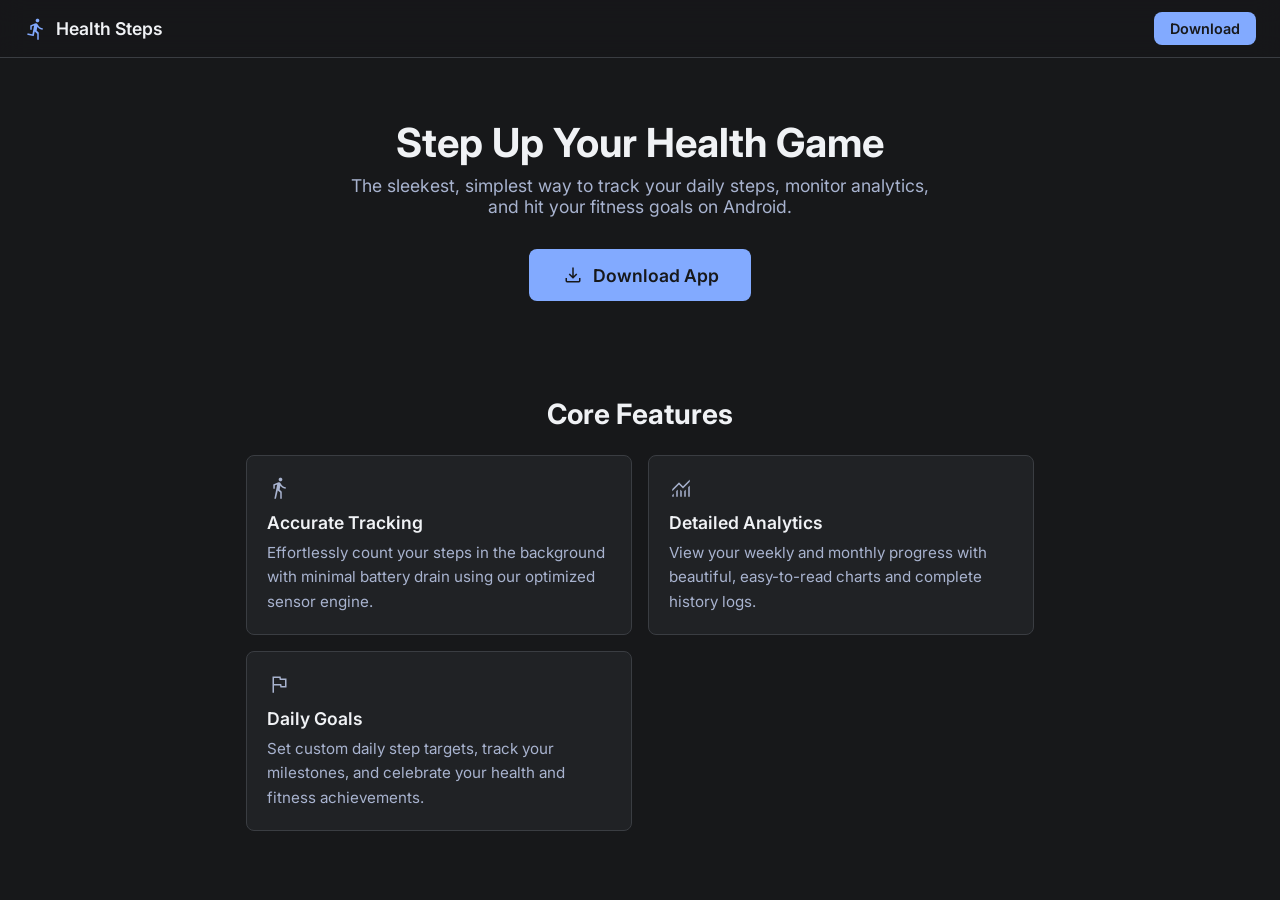
<file: index.html>
<!DOCTYPE html>
<html lang="en">
<head>
    <meta charset="UTF-8">
    <meta name="viewport" content="width=device-width, initial-scale=1.0">
    <title>Health Steps - Best Free Android Step Counter & Pedometer App</title>
    
    <!-- SEO Meta Tags -->
    <meta name="description" content="Download Health Steps, the sleekest, simple, and most accurate daily step counter and pedometer app for Android. Track steps, analytics, and fitness goals easily.">
    <meta name="keywords" content="health steps, step counter, pedometer app, fitness tracker, Android app, daily steps, health tracker, walking app, free step counter, download health steps">
    <meta name="author" content="SUBHOJIT HALDAR">
    <meta name="robots" content="index, follow">
    <link rel="canonical" href="https://healthsteps.vercel.app/">
    
    <!-- Open Graph / Facebook -->
    <meta property="og:type" content="website">
    <meta property="og:url" content="https://healthsteps.vercel.app/">
    <meta property="og:title" content="Health Steps - Best Free Android Step Counter App">
    <meta property="og:description" content="Download Health Steps, the sleekest, simple, and most accurate daily step counter and pedometer app for Android.">
    <meta property="og:image" content="https://healthsteps.vercel.app/favicon.png">

    <!-- Twitter -->
    <meta property="twitter:card" content="summary_large_image">
    <meta property="twitter:url" content="https://healthsteps.vercel.app/">
    <meta property="twitter:title" content="Health Steps - Best Free Android Step Counter App">
    <meta property="twitter:description" content="Download Health Steps, the sleekest, simple, and most accurate daily step counter and pedometer app for Android.">
    <meta property="twitter:image" content="https://healthsteps.vercel.app/favicon.png">

    <!-- Site Icon -->
    <link rel="icon" href="favicon.png" type="image/png">
    <link rel="apple-touch-icon" href="favicon.png">

    <!-- Link to the provided CSS -->
    <link rel="stylesheet" href="aistudio_Style.css">
    <!-- Fonts and Icons mapping to the CSS variables -->
    <link href="https://fonts.googleapis.com/css2?family=Inter:wght@400;500;600;700&family=Roboto+Mono&display=swap" rel="stylesheet">
    <link rel="stylesheet" href="https://fonts.googleapis.com/css2?family=Material+Symbols+Outlined:opsz,wght,FILL,GRAD@24,300,0,0" />
    
    <style>
        /* Custom layout utilities that don't exist in the base CSS */
        .landing-scroll-area {
            height: calc(100vh - 60px); /* Account for sticky header */
            overflow-y: auto;
            scroll-behavior: smooth;
        }
        .flex-space-between {
            display: flex;
            justify-content: space-between;
            align-items: center;
            width: 100%;
        }
        
        /* Device Mockup Frame */
        .mockup-frame {
            width: 280px;
            height: 560px;
            margin: 40px auto 0;
            border: 12px solid var(--bg-tertiary);
            border-radius: 36px;
            background-color: var(--bg-code);
            display: flex;
            flex-direction: column;
            align-items: center;
            justify-content: center;
            box-shadow: 0 24px 48px rgba(0,0,0,0.5);
            position: relative;
            overflow: hidden;
        }
        .mockup-screen {
            text-align: center;
        }
        .mockup-screen .material-symbols-outlined {
            font-size: 64px;
            color: var(--text-active);
            margin-bottom: 16px;
        }

        /* Footer Custom Layout */
        .footer {
            padding: 40px 24px;
            border-top: 1px solid var(--border-color);
            text-align: center;
            background-color: var(--bg-secondary);
            margin-top: 80px;
        }
        .footer-links {
            display: flex;
            justify-content: center;
            gap: 24px;
            margin-top: 16px;
        }
        .footer-links a {
            color: var(--text-secondary);
            font-size: 0.9rem;
            transition: color 0.2s;
        }
        .footer-links a:hover {
            color: var(--text-active);
        }
    </style>
</head>
<body>
    <div class="app-container">
        <div class="main-wrapper">
            
            <!-- Header Navigation -->
            <header class="main-header">
                <div class="flex-space-between">
                    <div class="header-title" style="display: flex; align-items: center; gap: 8px;">
                        <span class="material-symbols-outlined" style="color: var(--text-active);">directions_run</span>
                        Health Steps
                    </div>
                    <a href="https://sourceium.free.nf/?app_id=17" class="btn btn-primary" style="padding: 8px 16px; font-size: 0.9rem;">Download</a>
                </div>
            </header>

            <!-- Scrollable Landing Page Content -->
            <main class="content-area landing-scroll-area">
                
                <!-- Hero Section -->
                <section class="content-wrapper home-header" style="margin-top: 60px;">
                    <h1>Step Up Your Health Game</h1>
                    <p style="max-width: 600px; margin: 0 auto;">The sleekest, simplest way to track your daily steps, monitor analytics, and hit your fitness goals on Android.</p>
                    <div style="margin-top: 32px;">
                        <a href="https://sourceium.free.nf/?app_id=17" class="btn btn-primary" style="font-size: 1.1rem; padding: 14px 32px; display: inline-flex; align-items: center; gap: 8px;">
                            <span class="material-symbols-outlined" style="color: inherit; font-size: 24px;">download</span>
                            Download App
                        </a>
                    </div>
                    
                   
                </section>

                <!-- App Features Section -->
                <section class="content-wrapper" style="margin-top: 80px;">
                    <div class="page-header" style="text-align: center;">
                        <h2>Core Features</h2>
                    </div>
                    <div class="suggestion-grid">
                        <div class="suggestion-card">
                            <span class="material-symbols-outlined">directions_walk</span>
                            <h3>Accurate Tracking</h3>
                            <p>Effortlessly count your steps in the background with minimal battery drain using our optimized sensor engine.</p>
                        </div>
                        <div class="suggestion-card">
                            <span class="material-symbols-outlined">monitoring</span>
                            <h3>Detailed Analytics</h3>
                            <p>View your weekly and monthly progress with beautiful, easy-to-read charts and complete history logs.</p>
                        </div>
                        <div class="suggestion-card">
                            <span class="material-symbols-outlined">flag</span>
                            <h3>Daily Goals</h3>
                            <p>Set custom daily step targets, track your milestones, and celebrate your health and fitness achievements.</p>
                        </div>
                    </div>
                </section>

                <!-- How It Works / App Preview -->
                <section class="content-wrapper" style="margin-top: 80px;">
                    <div class="page-header" style="text-align: center; margin-bottom: 32px;">
                        <h2>How It Works</h2>
                    </div>
                    
                    <!-- Using Chat classes creatively to simulate a conversational onboarding flow -->
                    <div class="chat-content-wrapper">
                        <div class="chat-message ai-message">
                            <div class="message-header">
                                <span class="message-role">Step 1: Set Your Goal</span>
                                <span class="material-symbols-outlined">track_changes</span>
                            </div>
                            <div class="message-body">
                                <p>Open the app and choose a daily step target that challenges you. Whether it's 5,000 or 10,000 steps, set a goal that fits your lifestyle.</p>
                            </div>
                        </div>
                        
                        <div class="chat-message user-message">
                            <div class="message-header">
                                <span class="message-role">Step 2: Start Moving</span>
                                <span class="material-symbols-outlined">directions_run</span>
                            </div>
                            <div class="message-body">
                                <p>Keep your phone with you as you walk, jog, or run. Health Steps works silently in the background to log every movement accurately.</p>
                            </div>
                        </div>

                        <div class="chat-message ai-message">
                            <div class="message-header">
                                <span class="message-role">Step 3: Track Progress</span>
                                <span class="material-symbols-outlined">donut_large</span>
                            </div>
                            <div class="message-body">
                                <p>Check back anytime to view your progress ring, review your historical data, and see how close you are to smashing your daily target!</p>
                            </div>
                        </div>
                    </div>
                </section>

                <!-- Bottom Download CTA -->
                <section id="download" class="content-wrapper home-header" style="margin-top: 100px; margin-bottom: 60px;">
                    <h2>Ready to get moving?</h2>
                    <p style="margin-bottom: 32px; max-width: 500px; margin-left: auto; margin-right: auto;">Join thousands of users improving their health and tracking their fitness journey today.</p>
                    <a href="https://sourceium.free.nf/?app_id=17" class="btn btn-primary" style="font-size: 1.2rem; padding: 16px 36px; display: inline-flex; align-items: center; gap: 12px; box-shadow: 0 4px 12px rgba(130, 170, 255, 0.2); text-decoration: none;">
                        <span class="material-symbols-outlined" style="color: inherit; font-size: 28px;">download</span>
                        Download App
                    </a>
                </section>

                <!-- Footer -->
                <footer class="footer">
                    <div style="display: flex; align-items: center; justify-content: center; gap: 8px; margin-bottom: 16px; color: var(--text-primary); font-weight: 600;">
                        <span class="material-symbols-outlined" style="color: var(--text-active);">directions_run</span>
                        Health Steps
                    </div>
                    <p style="color: var(--text-secondary); font-size: 0.9rem;">&copy; 2026 Health Steps. All rights reserved.</p>
                    <div class="footer-links">
                        <a href="privacy_policy.html">Privacy Policy</a>
                        <a href="terms_of_service.html">Terms of Service</a>
                        <a href="contact_support.html">Contact Support</a>
                    </div>
                </footer>

            </main>
        </div>
    </div>
</body>
</html>
</file>
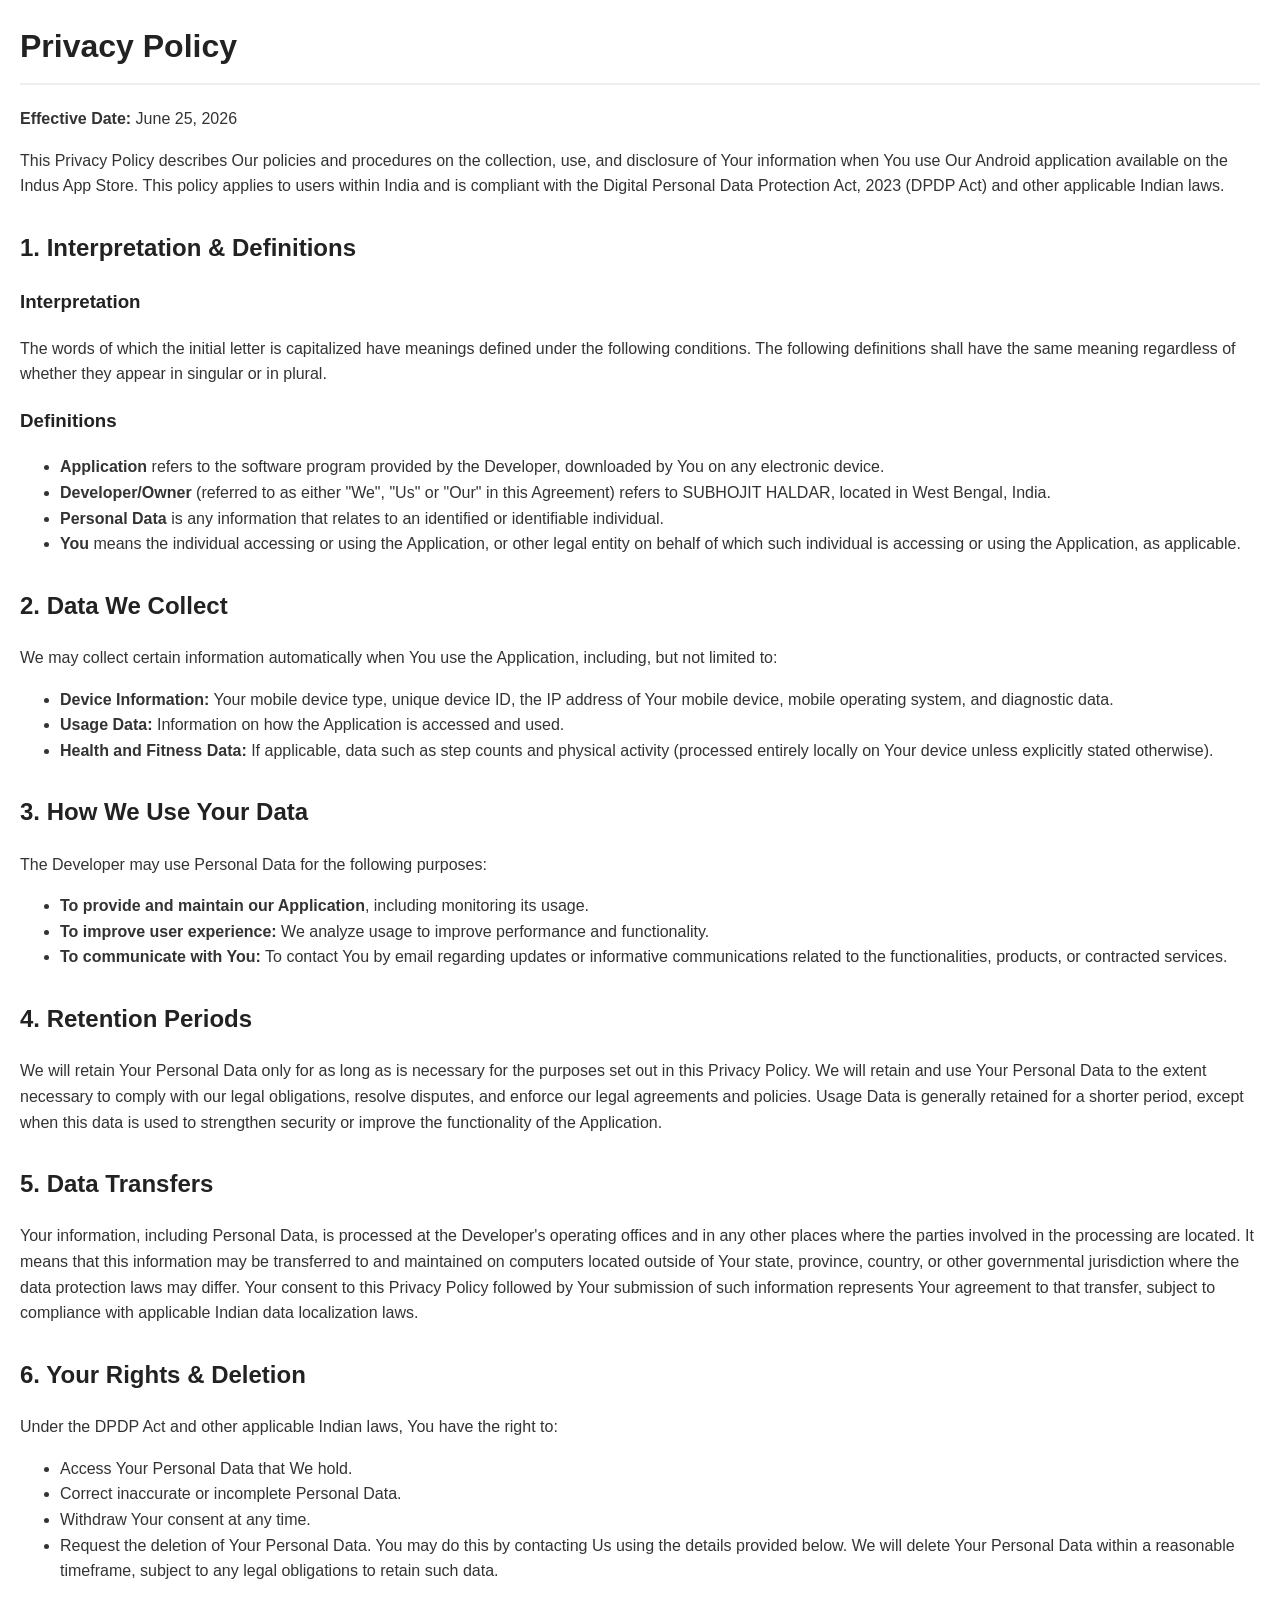
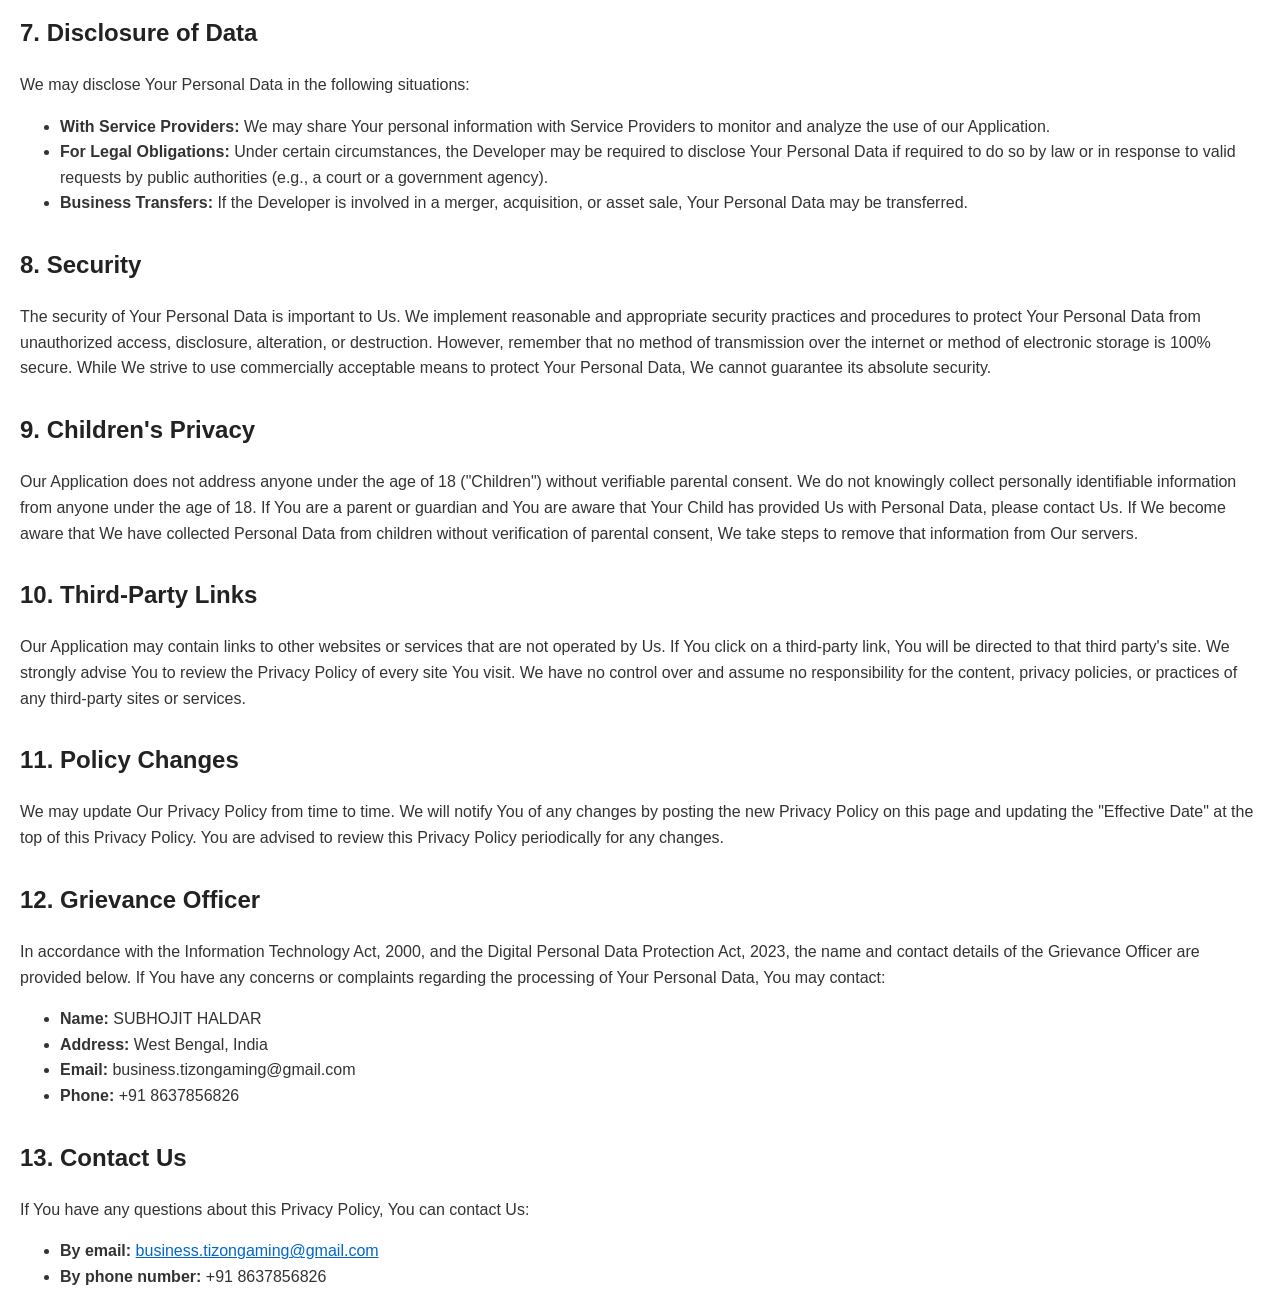
<file: privacy-policy/index.html>
<!DOCTYPE html>
<html lang="en">
<head>
    <meta charset="UTF-8">
    <meta name="viewport" content="width=device-width, initial-scale=1.0">
    <title>Privacy Policy</title>
    <style>
        body {
            font-family: Arial, sans-serif;
            line-height: 1.6;
            margin: 20px;
            color: #333;
        }
        h1, h2, h3 {
            color: #222;
        }
        h1 {
            border-bottom: 2px solid #eee;
            padding-bottom: 10px;
        }
        h2 {
            margin-top: 30px;
        }
        ul {
            margin-bottom: 20px;
        }
        a {
            color: #0066cc;
        }
    </style>
</head>
<body>

    <h1>Privacy Policy</h1>
    <p><strong>Effective Date:</strong> June 25, 2026</p>

    <p>This Privacy Policy describes Our policies and procedures on the collection, use, and disclosure of Your information when You use Our Android application available on the Indus App Store. This policy applies to users within India and is compliant with the Digital Personal Data Protection Act, 2023 (DPDP Act) and other applicable Indian laws.</p>

    <h2>1. Interpretation & Definitions</h2>
    <h3>Interpretation</h3>
    <p>The words of which the initial letter is capitalized have meanings defined under the following conditions. The following definitions shall have the same meaning regardless of whether they appear in singular or in plural.</p>

    <h3>Definitions</h3>
    <ul>
        <li><strong>Application</strong> refers to the software program provided by the Developer, downloaded by You on any electronic device.</li>
        <li><strong>Developer/Owner</strong> (referred to as either "We", "Us" or "Our" in this Agreement) refers to SUBHOJIT HALDAR, located in West Bengal, India.</li>
        <li><strong>Personal Data</strong> is any information that relates to an identified or identifiable individual.</li>
        <li><strong>You</strong> means the individual accessing or using the Application, or other legal entity on behalf of which such individual is accessing or using the Application, as applicable.</li>
    </ul>

    <h2>2. Data We Collect</h2>
    <p>We may collect certain information automatically when You use the Application, including, but not limited to:</p>
    <ul>
        <li><strong>Device Information:</strong> Your mobile device type, unique device ID, the IP address of Your mobile device, mobile operating system, and diagnostic data.</li>
        <li><strong>Usage Data:</strong> Information on how the Application is accessed and used.</li>
        <li><strong>Health and Fitness Data:</strong> If applicable, data such as step counts and physical activity (processed entirely locally on Your device unless explicitly stated otherwise).</li>
    </ul>

    <h2>3. How We Use Your Data</h2>
    <p>The Developer may use Personal Data for the following purposes:</p>
    <ul>
        <li><strong>To provide and maintain our Application</strong>, including monitoring its usage.</li>
        <li><strong>To improve user experience:</strong> We analyze usage to improve performance and functionality.</li>
        <li><strong>To communicate with You:</strong> To contact You by email regarding updates or informative communications related to the functionalities, products, or contracted services.</li>
    </ul>

    <h2>4. Retention Periods</h2>
    <p>We will retain Your Personal Data only for as long as is necessary for the purposes set out in this Privacy Policy. We will retain and use Your Personal Data to the extent necessary to comply with our legal obligations, resolve disputes, and enforce our legal agreements and policies. Usage Data is generally retained for a shorter period, except when this data is used to strengthen security or improve the functionality of the Application.</p>

    <h2>5. Data Transfers</h2>
    <p>Your information, including Personal Data, is processed at the Developer's operating offices and in any other places where the parties involved in the processing are located. It means that this information may be transferred to and maintained on computers located outside of Your state, province, country, or other governmental jurisdiction where the data protection laws may differ. Your consent to this Privacy Policy followed by Your submission of such information represents Your agreement to that transfer, subject to compliance with applicable Indian data localization laws.</p>

    <h2>6. Your Rights & Deletion</h2>
    <p>Under the DPDP Act and other applicable Indian laws, You have the right to:</p>
    <ul>
        <li>Access Your Personal Data that We hold.</li>
        <li>Correct inaccurate or incomplete Personal Data.</li>
        <li>Withdraw Your consent at any time.</li>
        <li>Request the deletion of Your Personal Data. You may do this by contacting Us using the details provided below. We will delete Your Personal Data within a reasonable timeframe, subject to any legal obligations to retain such data.</li>
    </ul>

    <h2>7. Disclosure of Data</h2>
    <p>We may disclose Your Personal Data in the following situations:</p>
    <ul>
        <li><strong>With Service Providers:</strong> We may share Your personal information with Service Providers to monitor and analyze the use of our Application.</li>
        <li><strong>For Legal Obligations:</strong> Under certain circumstances, the Developer may be required to disclose Your Personal Data if required to do so by law or in response to valid requests by public authorities (e.g., a court or a government agency).</li>
        <li><strong>Business Transfers:</strong> If the Developer is involved in a merger, acquisition, or asset sale, Your Personal Data may be transferred.</li>
    </ul>

    <h2>8. Security</h2>
    <p>The security of Your Personal Data is important to Us. We implement reasonable and appropriate security practices and procedures to protect Your Personal Data from unauthorized access, disclosure, alteration, or destruction. However, remember that no method of transmission over the internet or method of electronic storage is 100% secure. While We strive to use commercially acceptable means to protect Your Personal Data, We cannot guarantee its absolute security.</p>

    <h2>9. Children's Privacy</h2>
    <p>Our Application does not address anyone under the age of 18 ("Children") without verifiable parental consent. We do not knowingly collect personally identifiable information from anyone under the age of 18. If You are a parent or guardian and You are aware that Your Child has provided Us with Personal Data, please contact Us. If We become aware that We have collected Personal Data from children without verification of parental consent, We take steps to remove that information from Our servers.</p>

    <h2>10. Third-Party Links</h2>
    <p>Our Application may contain links to other websites or services that are not operated by Us. If You click on a third-party link, You will be directed to that third party's site. We strongly advise You to review the Privacy Policy of every site You visit. We have no control over and assume no responsibility for the content, privacy policies, or practices of any third-party sites or services.</p>

    <h2>11. Policy Changes</h2>
    <p>We may update Our Privacy Policy from time to time. We will notify You of any changes by posting the new Privacy Policy on this page and updating the "Effective Date" at the top of this Privacy Policy. You are advised to review this Privacy Policy periodically for any changes.</p>

    <h2>12. Grievance Officer</h2>
    <p>In accordance with the Information Technology Act, 2000, and the Digital Personal Data Protection Act, 2023, the name and contact details of the Grievance Officer are provided below. If You have any concerns or complaints regarding the processing of Your Personal Data, You may contact:</p>
    <ul>
        <li><strong>Name:</strong> SUBHOJIT HALDAR</li>
        <li><strong>Address:</strong> West Bengal, India</li>
        <li><strong>Email:</strong> business.tizongaming@gmail.com</li>
        <li><strong>Phone:</strong> +91 8637856826</li>
    </ul>

    <h2>13. Contact Us</h2>
    <p>If You have any questions about this Privacy Policy, You can contact Us:</p>
    <ul>
        <li><strong>By email:</strong> <a href="mailto:business.tizongaming@gmail.com">business.tizongaming@gmail.com</a></li>
        <li><strong>By phone number:</strong> +91 8637856826</li>
    </ul>

</body>
</html>
</file>
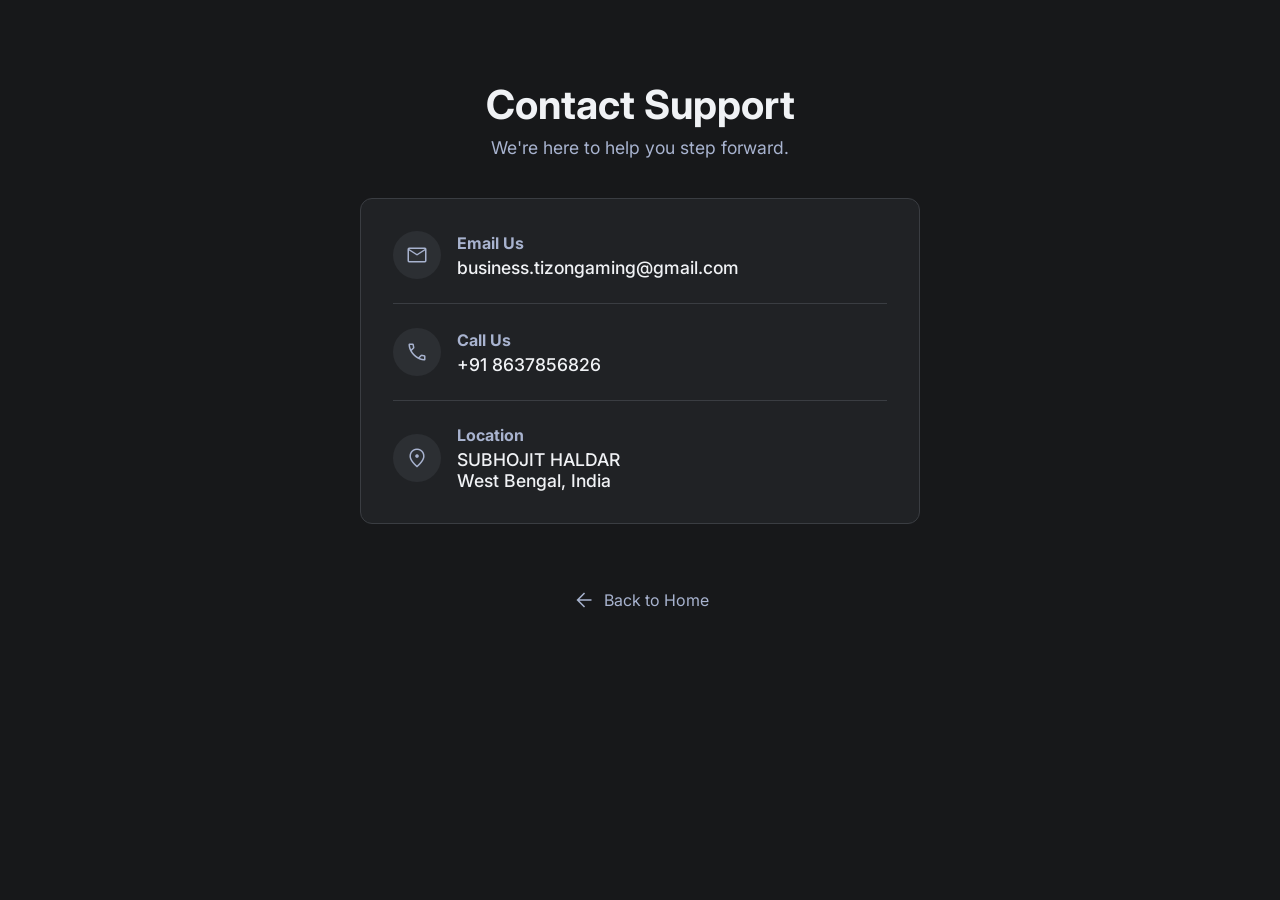
<file: contact_support.html>
<!DOCTYPE html>
<html lang="en">
<head>
    <meta charset="UTF-8">
    <meta name="viewport" content="width=device-width, initial-scale=1.0">
    <title>Contact Support - Health Steps</title>
    <link rel="icon" href="favicon.png" type="image/png">
    <!-- Link to the provided CSS -->
    <link rel="stylesheet" href="aistudio_Style.css">
    <!-- Fonts and Icons mapping to the CSS variables -->
    <link href="https://fonts.googleapis.com/css2?family=Inter:wght@400;500;600;700&family=Roboto+Mono&display=swap" rel="stylesheet">
    <link rel="stylesheet" href="https://fonts.googleapis.com/css2?family=Material+Symbols+Outlined:opsz,wght,FILL,GRAD@24,300,0,0" />
    <style>
        .container {
            max-width: 600px;
            margin: 60px auto;
            padding: 20px;
        }
        .header {
            text-align: center;
            margin-bottom: 40px;
        }
        .header h1 {
            font-size: 2.5rem;
            margin-bottom: 8px;
        }
        .header p {
            color: var(--text-secondary);
            font-size: 1.1rem;
        }
        .contact-card {
            background-color: var(--bg-secondary);
            border: 1px solid var(--border-color);
            border-radius: 12px;
            padding: 32px;
            margin-bottom: 24px;
        }
        .contact-item {
            display: flex;
            align-items: center;
            gap: 16px;
            margin-bottom: 20px;
        }
        .contact-item:last-child {
            margin-bottom: 0;
        }
        .contact-icon {
            background-color: var(--bg-tertiary);
            width: 48px;
            height: 48px;
            border-radius: 50%;
            display: flex;
            align-items: center;
            justify-content: center;
            color: var(--text-active);
        }
        .contact-info-block h3 {
            font-size: 1rem;
            margin-bottom: 4px;
            color: var(--text-secondary);
        }
        .contact-info-block a, .contact-info-block p {
            font-size: 1.1rem;
            color: var(--text-primary);
            font-weight: 500;
        }
        .contact-info-block a {
            transition: color 0.2s;
        }
        .contact-info-block a:hover {
            color: var(--text-active);
        }
        .back-link {
            display: inline-flex;
            align-items: center;
            gap: 8px;
            color: var(--text-secondary);
            margin-top: 40px;
            transition: color 0.2s;
        }
        .back-link:hover {
            color: var(--text-active);
        }
    </style>
</head>
<body>
    <div class="app-container">
        <div class="main-wrapper">
            <div class="content-area" style="overflow-y: auto;">
                <div class="container">
                    <div class="header">
                        <h1>Contact Support</h1>
                        <p>We're here to help you step forward.</p>
                    </div>

                    <div class="contact-card">
                        <div class="contact-item">
                            <div class="contact-icon">
                                <span class="material-symbols-outlined">email</span>
                            </div>
                            <div class="contact-info-block">
                                <h3>Email Us</h3>
                                <a href="mailto:business.tizongaming@gmail.com">business.tizongaming@gmail.com</a>
                            </div>
                        </div>
                        
                        <div style="height: 1px; background-color: var(--border-color); margin: 24px 0;"></div>

                        <div class="contact-item">
                            <div class="contact-icon">
                                <span class="material-symbols-outlined">call</span>
                            </div>
                            <div class="contact-info-block">
                                <h3>Call Us</h3>
                                <a href="tel:+918637856826">+91 8637856826</a>
                            </div>
                        </div>

                        <div style="height: 1px; background-color: var(--border-color); margin: 24px 0;"></div>

                        <div class="contact-item">
                            <div class="contact-icon">
                                <span class="material-symbols-outlined">location_on</span>
                            </div>
                            <div class="contact-info-block">
                                <h3>Location</h3>
                                <p>SUBHOJIT HALDAR<br>West Bengal, India</p>
                            </div>
                        </div>
                    </div>

                    <div style="text-align: center;">
                        <a href="index.html" class="back-link">
                            <span class="material-symbols-outlined">arrow_back</span>
                            Back to Home
                        </a>
                    </div>
                </div>
            </div>
        </div>
    </div>
</body>
</html>
</file>
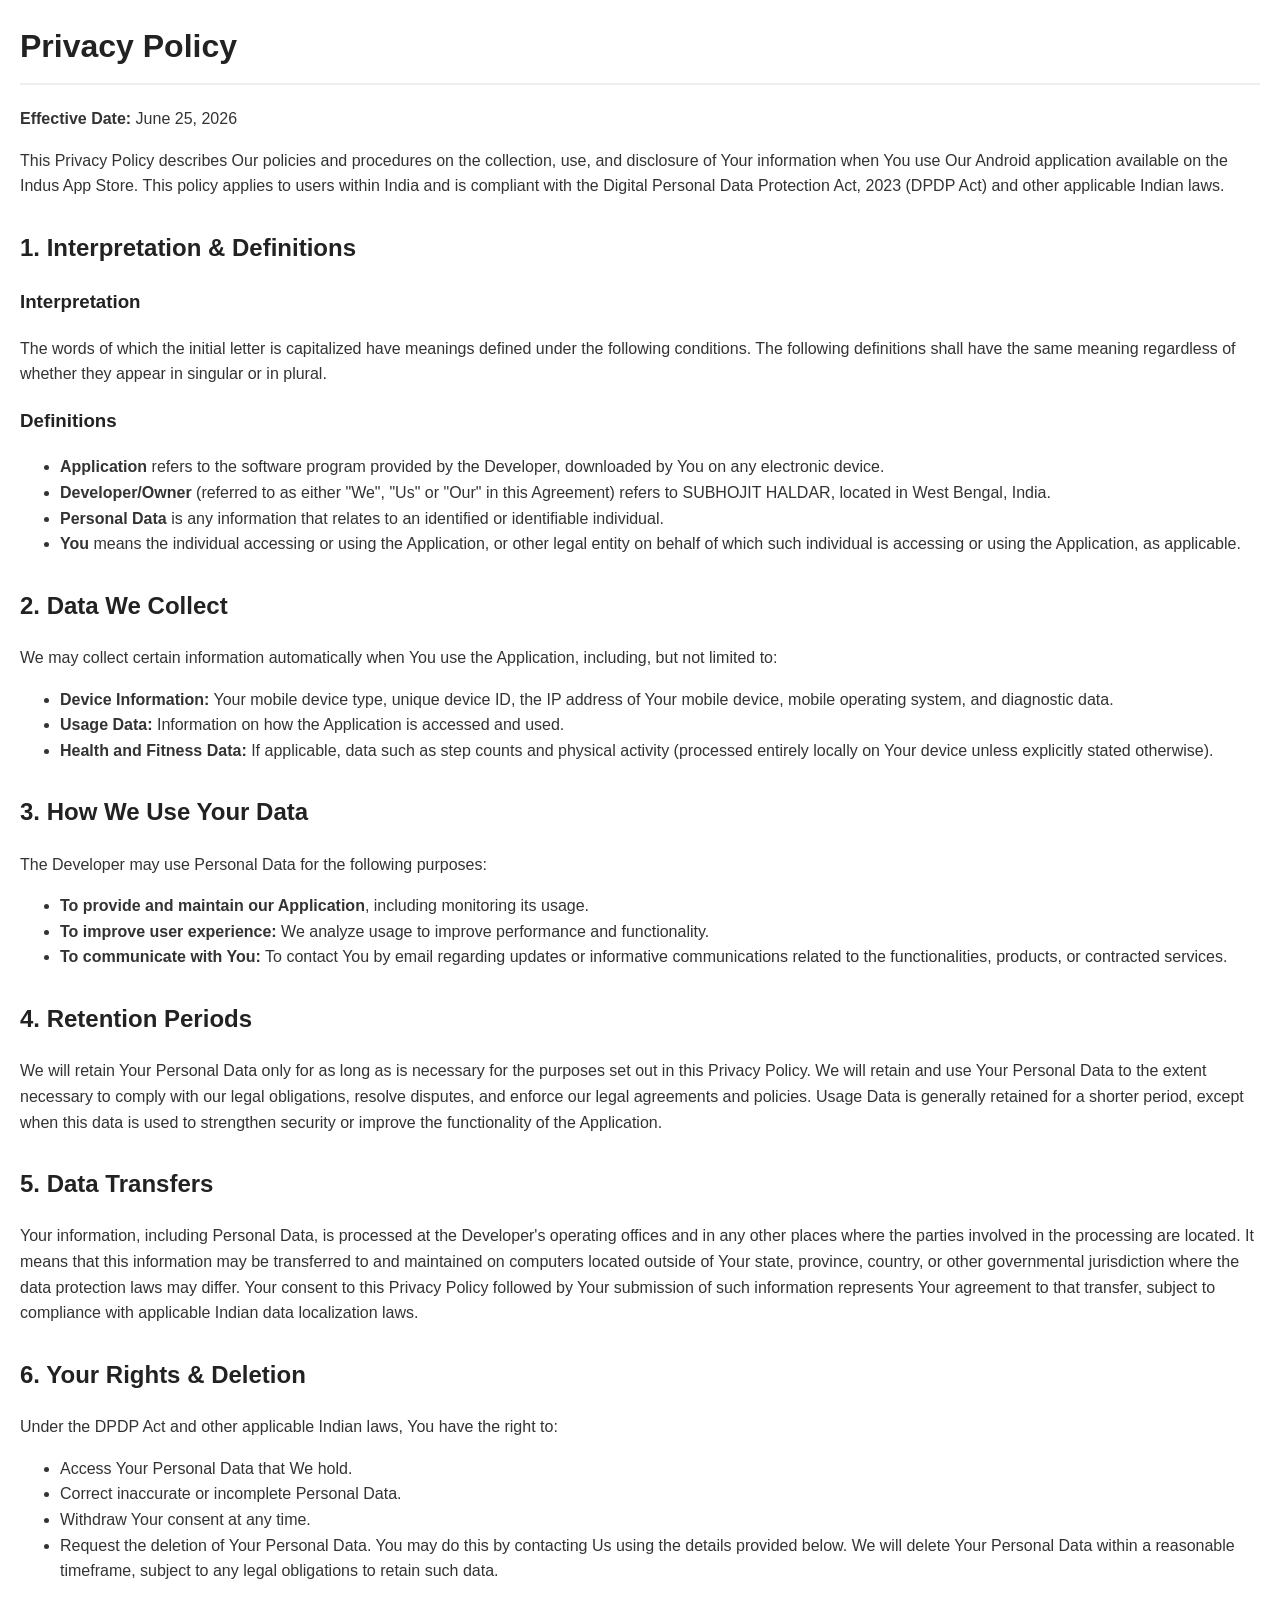
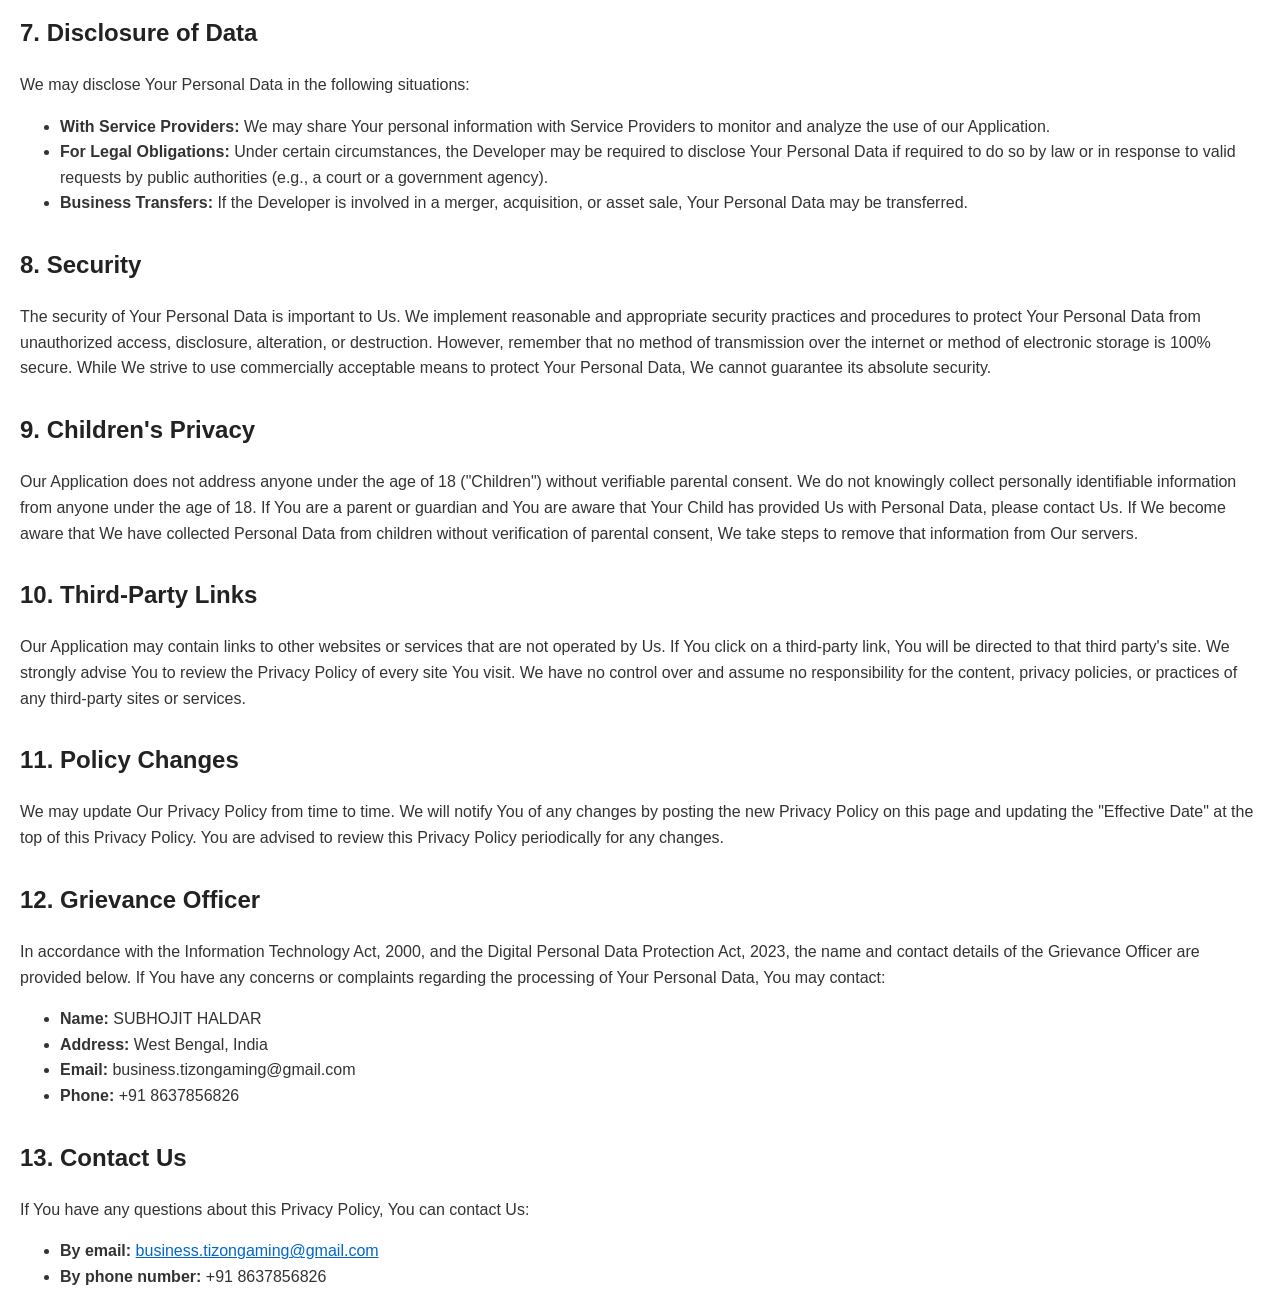
<file: privacy_policy.html>
<!DOCTYPE html>
<html lang="en">
<head>
    <meta charset="UTF-8">
    <meta name="viewport" content="width=device-width, initial-scale=1.0">
    <title>Privacy Policy</title>
    <style>
        body {
            font-family: Arial, sans-serif;
            line-height: 1.6;
            margin: 20px;
            color: #333;
        }
        h1, h2, h3 {
            color: #222;
        }
        h1 {
            border-bottom: 2px solid #eee;
            padding-bottom: 10px;
        }
        h2 {
            margin-top: 30px;
        }
        ul {
            margin-bottom: 20px;
        }
        a {
            color: #0066cc;
        }
    </style>
</head>
<body>

    <h1>Privacy Policy</h1>
    <p><strong>Effective Date:</strong> June 25, 2026</p>

    <p>This Privacy Policy describes Our policies and procedures on the collection, use, and disclosure of Your information when You use Our Android application available on the Indus App Store. This policy applies to users within India and is compliant with the Digital Personal Data Protection Act, 2023 (DPDP Act) and other applicable Indian laws.</p>

    <h2>1. Interpretation & Definitions</h2>
    <h3>Interpretation</h3>
    <p>The words of which the initial letter is capitalized have meanings defined under the following conditions. The following definitions shall have the same meaning regardless of whether they appear in singular or in plural.</p>

    <h3>Definitions</h3>
    <ul>
        <li><strong>Application</strong> refers to the software program provided by the Developer, downloaded by You on any electronic device.</li>
        <li><strong>Developer/Owner</strong> (referred to as either "We", "Us" or "Our" in this Agreement) refers to SUBHOJIT HALDAR, located in West Bengal, India.</li>
        <li><strong>Personal Data</strong> is any information that relates to an identified or identifiable individual.</li>
        <li><strong>You</strong> means the individual accessing or using the Application, or other legal entity on behalf of which such individual is accessing or using the Application, as applicable.</li>
    </ul>

    <h2>2. Data We Collect</h2>
    <p>We may collect certain information automatically when You use the Application, including, but not limited to:</p>
    <ul>
        <li><strong>Device Information:</strong> Your mobile device type, unique device ID, the IP address of Your mobile device, mobile operating system, and diagnostic data.</li>
        <li><strong>Usage Data:</strong> Information on how the Application is accessed and used.</li>
        <li><strong>Health and Fitness Data:</strong> If applicable, data such as step counts and physical activity (processed entirely locally on Your device unless explicitly stated otherwise).</li>
    </ul>

    <h2>3. How We Use Your Data</h2>
    <p>The Developer may use Personal Data for the following purposes:</p>
    <ul>
        <li><strong>To provide and maintain our Application</strong>, including monitoring its usage.</li>
        <li><strong>To improve user experience:</strong> We analyze usage to improve performance and functionality.</li>
        <li><strong>To communicate with You:</strong> To contact You by email regarding updates or informative communications related to the functionalities, products, or contracted services.</li>
    </ul>

    <h2>4. Retention Periods</h2>
    <p>We will retain Your Personal Data only for as long as is necessary for the purposes set out in this Privacy Policy. We will retain and use Your Personal Data to the extent necessary to comply with our legal obligations, resolve disputes, and enforce our legal agreements and policies. Usage Data is generally retained for a shorter period, except when this data is used to strengthen security or improve the functionality of the Application.</p>

    <h2>5. Data Transfers</h2>
    <p>Your information, including Personal Data, is processed at the Developer's operating offices and in any other places where the parties involved in the processing are located. It means that this information may be transferred to and maintained on computers located outside of Your state, province, country, or other governmental jurisdiction where the data protection laws may differ. Your consent to this Privacy Policy followed by Your submission of such information represents Your agreement to that transfer, subject to compliance with applicable Indian data localization laws.</p>

    <h2>6. Your Rights & Deletion</h2>
    <p>Under the DPDP Act and other applicable Indian laws, You have the right to:</p>
    <ul>
        <li>Access Your Personal Data that We hold.</li>
        <li>Correct inaccurate or incomplete Personal Data.</li>
        <li>Withdraw Your consent at any time.</li>
        <li>Request the deletion of Your Personal Data. You may do this by contacting Us using the details provided below. We will delete Your Personal Data within a reasonable timeframe, subject to any legal obligations to retain such data.</li>
    </ul>

    <h2>7. Disclosure of Data</h2>
    <p>We may disclose Your Personal Data in the following situations:</p>
    <ul>
        <li><strong>With Service Providers:</strong> We may share Your personal information with Service Providers to monitor and analyze the use of our Application.</li>
        <li><strong>For Legal Obligations:</strong> Under certain circumstances, the Developer may be required to disclose Your Personal Data if required to do so by law or in response to valid requests by public authorities (e.g., a court or a government agency).</li>
        <li><strong>Business Transfers:</strong> If the Developer is involved in a merger, acquisition, or asset sale, Your Personal Data may be transferred.</li>
    </ul>

    <h2>8. Security</h2>
    <p>The security of Your Personal Data is important to Us. We implement reasonable and appropriate security practices and procedures to protect Your Personal Data from unauthorized access, disclosure, alteration, or destruction. However, remember that no method of transmission over the internet or method of electronic storage is 100% secure. While We strive to use commercially acceptable means to protect Your Personal Data, We cannot guarantee its absolute security.</p>

    <h2>9. Children's Privacy</h2>
    <p>Our Application does not address anyone under the age of 18 ("Children") without verifiable parental consent. We do not knowingly collect personally identifiable information from anyone under the age of 18. If You are a parent or guardian and You are aware that Your Child has provided Us with Personal Data, please contact Us. If We become aware that We have collected Personal Data from children without verification of parental consent, We take steps to remove that information from Our servers.</p>

    <h2>10. Third-Party Links</h2>
    <p>Our Application may contain links to other websites or services that are not operated by Us. If You click on a third-party link, You will be directed to that third party's site. We strongly advise You to review the Privacy Policy of every site You visit. We have no control over and assume no responsibility for the content, privacy policies, or practices of any third-party sites or services.</p>

    <h2>11. Policy Changes</h2>
    <p>We may update Our Privacy Policy from time to time. We will notify You of any changes by posting the new Privacy Policy on this page and updating the "Effective Date" at the top of this Privacy Policy. You are advised to review this Privacy Policy periodically for any changes.</p>

    <h2>12. Grievance Officer</h2>
    <p>In accordance with the Information Technology Act, 2000, and the Digital Personal Data Protection Act, 2023, the name and contact details of the Grievance Officer are provided below. If You have any concerns or complaints regarding the processing of Your Personal Data, You may contact:</p>
    <ul>
        <li><strong>Name:</strong> SUBHOJIT HALDAR</li>
        <li><strong>Address:</strong> West Bengal, India</li>
        <li><strong>Email:</strong> business.tizongaming@gmail.com</li>
        <li><strong>Phone:</strong> +91 8637856826</li>
    </ul>

    <h2>13. Contact Us</h2>
    <p>If You have any questions about this Privacy Policy, You can contact Us:</p>
    <ul>
        <li><strong>By email:</strong> <a href="mailto:business.tizongaming@gmail.com">business.tizongaming@gmail.com</a></li>
        <li><strong>By phone number:</strong> +91 8637856826</li>
    </ul>

</body>
</html>
</file>
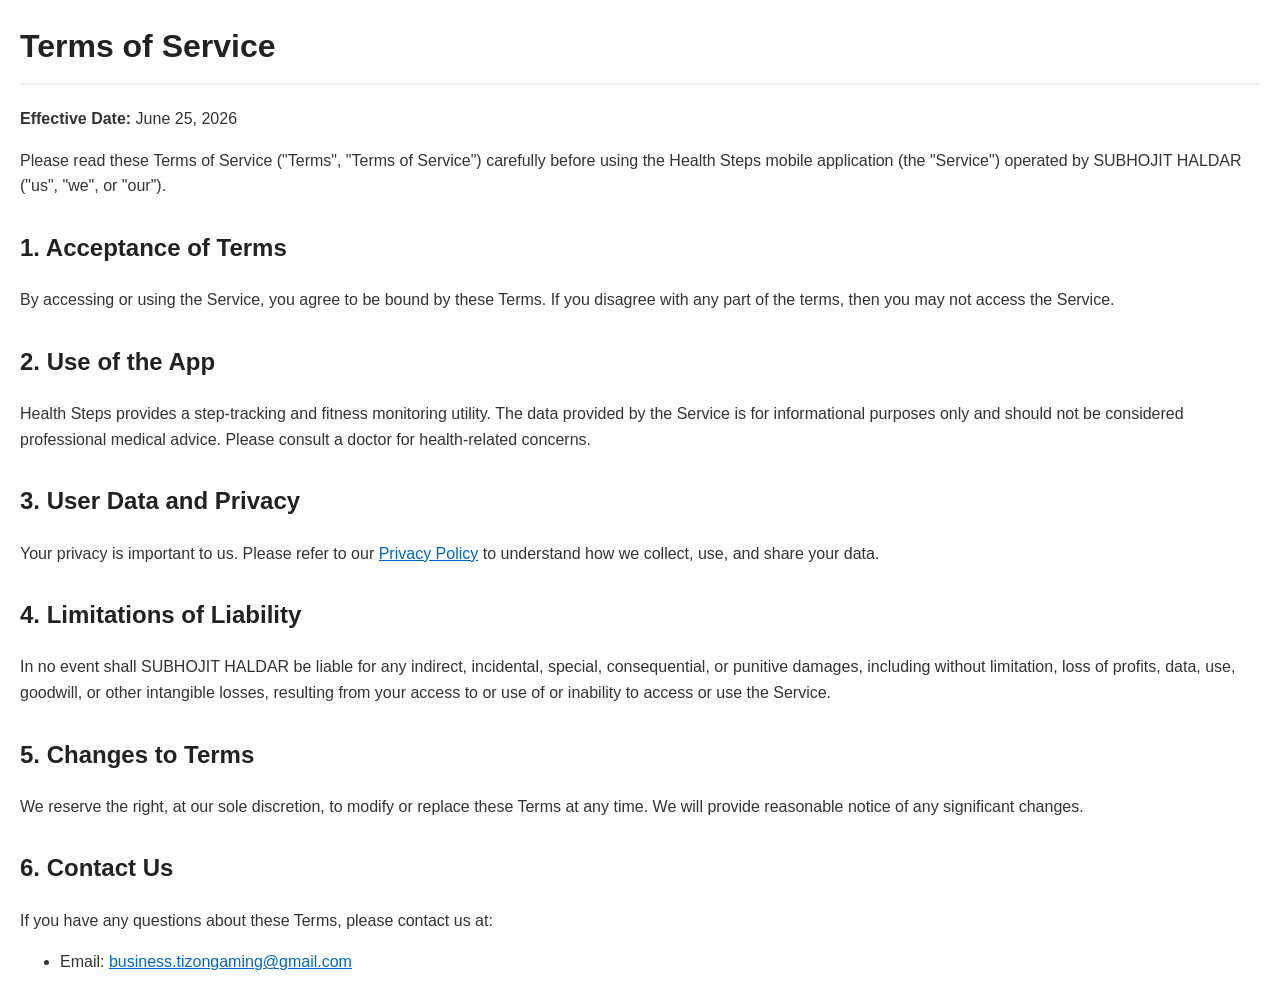
<file: terms_of_service.html>
<!DOCTYPE html>
<html lang="en">
<head>
    <meta charset="UTF-8">
    <meta name="viewport" content="width=device-width, initial-scale=1.0">
    <title>Terms of Service - Health Steps</title>
    <style>
        body {
            font-family: Arial, sans-serif;
            line-height: 1.6;
            margin: 20px;
            color: #333;
        }
        h1, h2, h3 {
            color: #222;
        }
        h1 {
            border-bottom: 2px solid #eee;
            padding-bottom: 10px;
        }
        h2 {
            margin-top: 30px;
        }
        ul {
            margin-bottom: 20px;
        }
        a {
            color: #0066cc;
        }
    </style>
</head>
<body>

    <h1>Terms of Service</h1>
    <p><strong>Effective Date:</strong> June 25, 2026</p>

    <p>Please read these Terms of Service ("Terms", "Terms of Service") carefully before using the Health Steps mobile application (the "Service") operated by SUBHOJIT HALDAR ("us", "we", or "our").</p>

    <h2>1. Acceptance of Terms</h2>
    <p>By accessing or using the Service, you agree to be bound by these Terms. If you disagree with any part of the terms, then you may not access the Service.</p>

    <h2>2. Use of the App</h2>
    <p>Health Steps provides a step-tracking and fitness monitoring utility. The data provided by the Service is for informational purposes only and should not be considered professional medical advice. Please consult a doctor for health-related concerns.</p>

    <h2>3. User Data and Privacy</h2>
    <p>Your privacy is important to us. Please refer to our <a href="privacy_policy.html">Privacy Policy</a> to understand how we collect, use, and share your data.</p>

    <h2>4. Limitations of Liability</h2>
    <p>In no event shall SUBHOJIT HALDAR be liable for any indirect, incidental, special, consequential, or punitive damages, including without limitation, loss of profits, data, use, goodwill, or other intangible losses, resulting from your access to or use of or inability to access or use the Service.</p>

    <h2>5. Changes to Terms</h2>
    <p>We reserve the right, at our sole discretion, to modify or replace these Terms at any time. We will provide reasonable notice of any significant changes.</p>

    <h2>6. Contact Us</h2>
    <p>If you have any questions about these Terms, please contact us at:</p>
    <ul>
        <li>Email: <a href="mailto:business.tizongaming@gmail.com">business.tizongaming@gmail.com</a></li>
    </ul>

</body>
</html>
</file>
<file: aistudio_Style.css>
:root {
    --bg-primary: #17181a;
    --bg-secondary: #202225;
    --bg-tertiary: #2c2f33;
    --bg-code: #101214;
    --bg-hover: #35383c;
    --text-primary: #f0f2f5;
    --text-secondary: #a8b3cf;
    --text-active: #82aaff;
    --border-color: #3a3d42;
    --error-color: #ff8a80;
    --sidebar-width: 260px;
    --font-family: 'Inter', sans-serif;
    --font-family-code: 'Roboto Mono', monospace;
}

/* --- Base & Reset --- */
* { box-sizing: border-box; margin: 0; padding: 0; -webkit-tap-highlight-color: transparent; }
html, body { height: 100%; overflow: hidden; background-color: var(--bg-primary); color: var(--text-primary); font-family: var(--font-family); font-size: 16px; }
button, a { background: none; border: none; cursor: pointer; color: inherit; text-decoration: none; font-family: inherit; }
.material-symbols-outlined { font-variation-settings: 'FILL' 0, 'wght' 300, 'GRAD' 0, 'opsz' 24; font-size: 20px; color: var(--text-secondary); transition: color 0.2s; user-select: none; }

/* --- Accessibility --- */
.visually-hidden { position: absolute; width: 1px; height: 1px; padding: 0; margin: -1px; overflow: hidden; clip: rect(0, 0, 0, 0); white-space: nowrap; border: 0; }
*:focus-visible { outline: 2px solid var(--text-active); outline-offset: 2px; border-radius: 4px; }

/* --- Main Layout --- */
.app-container { display: flex; width: 100%; height: 100%; }
.main-wrapper { width: 100%; height: 100%; display: flex; flex-direction: column; }
.main-header { display: flex; align-items: center; padding: 12px 24px; background-color: rgba(23, 24, 26, 0.7); backdrop-filter: blur(12px); border-bottom: 1px solid var(--border-color); flex-shrink: 0; position: sticky; top: 0; z-index: 100; }
.header-title { font-size: 1.1rem; font-weight: 600; }
.icon-button { padding: 8px; border-radius: 50%; display: flex; transition: background-color 0.2s; }
.icon-button:hover { background-color: var(--bg-hover); }
.content-area { flex-grow: 1; overflow: hidden; position: relative; }

/* --- Sidebar --- */
#left-sidebar { position: fixed; top: 0; left: 0; height: 100%; width: var(--sidebar-width); max-width: 85%; background-color: var(--bg-secondary); border-right: 1px solid var(--border-color); display: flex; flex-direction: column; z-index: 1001; transform: translateX(-100%); transition: transform 0.3s ease-in-out; }
body.left-sidebar-open #left-sidebar { transform: translateX(0); }
.sidebar-content { padding: 16px; display: flex; flex-direction: column; flex-grow: 1; overflow-y: auto; }
.sidebar-header { font-size: 1.75rem; font-weight: 700; padding: 12px; margin-bottom: 24px; }
.sidebar-nav a, .sidebar-nav button { font-size: 1em; display: flex; align-items: center; gap: 16px; padding: 12px; border-radius: 8px; font-weight: 500; transition: background-color 0.2s, color 0.2s, opacity 0.2s; color: var(--text-secondary); text-align: left; width: 100%; }
.sidebar-nav a:hover, .sidebar-nav button:hover { background-color: var(--bg-hover); color: var(--text-primary); }
.sidebar-nav a.active { background-color: var(--bg-tertiary); color: var(--text-primary); }
.sidebar-nav .material-symbols-outlined { color: var(--text-secondary); }
.sidebar-nav a:hover .material-symbols-outlined, .sidebar-nav a.active .material-symbols-outlined, .sidebar-nav button:hover .material-symbols-outlined { color: var(--text-primary); }
.sidebar-footer { margin-top: auto; padding-top: 16px; border-top: 1px solid var(--border-color); }

/* --- Screen Layout --- */
.screen { display: none; position: absolute; top: 0; left: 0; width: 100%; height: 100%; }
.screen.active { display: block; }
#home-screen, #history-screen, #profile-screen { overflow-y: auto; padding: 16px 8px; }
.content-wrapper { max-width: 820px; width: 100%; margin: 0 auto; padding: 16px 0; }
.page-header { margin-bottom: 24px; padding: 0 16px;}
.page-header h2 { font-size: 1.75rem; }

/* --- Home Screen --- */
.home-header { text-align: center; margin-bottom: 40px; padding: 0 16px; }
.home-header h1 { font-size: 2.5rem; margin-bottom: 8px; }
.home-header p { font-size: 1.1rem; color: var(--text-secondary); }
.suggestion-grid { display: grid; grid-template-columns: repeat(auto-fit, minmax(300px, 1fr)); gap: 16px; padding: 0 16px; }
.suggestion-card { display: block; background-color: var(--bg-secondary); border: 1px solid var(--border-color); border-radius: 8px; padding: 20px; transition: background-color 0.2s, border-color 0.2s; }
body:not(.touch-device) .suggestion-card:hover { background-color: var(--bg-tertiary); border-color: #4f5257; }
.suggestion-card .material-symbols-outlined { margin-bottom: 12px; color: var(--text-secondary); }
.suggestion-card h3 { font-size: 1.1rem; font-weight: 600; margin-bottom: 8px; color: var(--text-primary); }
.suggestion-card p { font-size: 0.95rem; color: var(--text-secondary); line-height: 1.6; }

/* --- History Screen --- */
#history-list-container { padding: 0 16px; }
.history-item { display: block; background-color: var(--bg-secondary); border-radius: 8px; padding: 16px; border: 1px solid var(--border-color); margin-bottom: 12px; transition: background-color 0.2s, border-color 0.2s; }
body:not(.touch-device) .history-item:hover { background-color: var(--bg-tertiary); border-color: #4f5257; }
.history-item p { font-size: 1rem; font-weight: 500; color: var(--text-primary); white-space: nowrap; overflow: hidden; text-overflow: ellipsis; }

/* --- Chat Screen --- */
#chat-screen.active { display: flex; flex-direction: column; position: relative; }
.chat-container { flex-grow: 1; overflow-y: auto; padding: 16px 8px; scroll-behavior: smooth; }
.chat-content-wrapper { display: flex; flex-direction: column; gap: 32px; max-width: 820px; width: 100%; margin: 0 auto; padding: 16px; }
.chat-message { position: relative; background-color: var(--bg-secondary); border: 1px solid var(--border-color); border-radius: 8px; display: flex; flex-direction: column; }
.message-header { display: flex; justify-content: space-between; align-items: center; padding: 12px 20px 0; }
.message-role { font-weight: 700; font-size: 0.9rem; text-transform: uppercase; letter-spacing: 0.5px; }
.user-message { border-left: 3px solid var(--user-accent-color, #82aaff); }
.user-message .message-role { color: var(--user-accent-color, #82aaff); }
.ai-message { border-left: 3px solid var(--model-accent-color, #c792ea); }
.ai-message .message-role { color: var(--model-accent-color, #c792ea); }
.message-body { padding: 16px 20px; line-height: 1.7; font-size: 1rem; color: var(--text-primary); word-wrap: break-word; }
.message-body p:not(:last-child) { margin-bottom: 1em; }

/* --- Code Box --- */
.code-box { background-color: var(--bg-code); border-radius: 8px; border: 1px solid var(--border-color); overflow: hidden; margin: 1em 0; }
.code-box-header { display: flex; align-items: center; justify-content: flex-end; gap: 8px; background-color: var(--bg-tertiary); padding: 8px 12px; border-bottom: 1px solid var(--border-color); }
.code-box-header .lang-name { margin-right: auto; font-family: var(--font-family-code); font-size: 0.85em; color: var(--text-secondary); text-transform: uppercase; }
.code-box-btn { display: flex; align-items: center; gap: 6px; padding: 4px 8px; background-color: transparent; border: 1px solid var(--border-color); border-radius: 6px; font-size: 0.8em; color: var(--text-secondary); transition: background-color 0.2s, color 0.2s; }
.code-box-btn:hover { background-color: var(--bg-hover); color: var(--text-primary); }
.code-box-btn .material-symbols-outlined { font-size: 16px; }
.code-box pre { margin: 0; }
.code-box code { display: block; padding: 16px; font-family: var(--font-family-code); color: var(--text-primary); white-space: pre-wrap; word-wrap: break-word; overflow-x: auto; background-color: transparent; }

.chat-footer { flex-shrink: 0; padding: 16px 24px; border-top: 1px solid var(--border-color); background: var(--bg-primary); }
.prompt-input-wrapper { position: relative; width: 100%; max-width: 820px; margin: 0 auto; display: flex; align-items: flex-end; gap: 12px; background-color: var(--bg-secondary); border: 1px solid var(--border-color); border-radius: 12px; padding: 8px 12px; transition: border-color 0.2s; }
.prompt-input-wrapper:focus-within { border-color: var(--text-active); }
.prompt-input { width: 100%; background: transparent; border: none; color: var(--text-primary); outline: none; font-size: 1rem; line-height: 1.6; resize: none; max-height: 200px; }
.send-button { background-color: var(--bg-tertiary); width: 36px; height: 36px; border-radius: 8px; display: flex; align-items: center; justify-content: center; flex-shrink: 0; align-self: flex-end; transition: all 0.2s ease; transform: scale(0.9); opacity: 0.6; }
.send-button.active { background-color: var(--text-active); transform: scale(1); opacity: 1; }
.send-button.active .material-symbols-outlined { color: var(--bg-primary); }
.send-button:disabled { background-color: var(--bg-tertiary); cursor: not-allowed; opacity: 0.5; }

.typing-indicator { display: flex; align-items: center; gap: 8px; background-color: var(--bg-secondary); border: 1px solid var(--border-color); border-radius: 8px; padding: 16px 20px; color: var(--text-secondary); font-style: italic; font-size: 0.9rem; }
.typing-indicator .dot { width: 8px; height: 8px; background-color: var(--text-secondary); border-radius: 50%; animation: typing-bounce 1.2s infinite ease-in-out; }
.typing-indicator .dot:nth-child(2) { animation-delay: 0.2s; }
.typing-indicator .dot:nth-child(3) { animation-delay: 0.4s; }
@keyframes typing-bounce { 0%, 80%, 100% { transform: scale(0); } 40% { transform: scale(1.0); } }

.scroll-to-bottom-btn { position: absolute; bottom: 110px; left: 50%; transform: translateX(-50%) translateY(20px); background-color: var(--bg-tertiary); color: var(--text-primary); border: 1px solid var(--border-color); border-radius: 20px; padding: 8px 16px; font-size: 0.9rem; font-weight: 500; box-shadow: 0 4px 12px rgba(0,0,0,0.3); z-index: 10; opacity: 0; visibility: hidden; transition: opacity 0.3s, transform 0.3s, visibility 0.3s; }
.scroll-to-bottom-btn.visible { opacity: 1; visibility: visible; transform: translateX(-50%) translateY(0); }

/* --- Profile Screen & Form Group --- */
.profile-card { background-color: var(--bg-secondary); border: 1px solid var(--border-color); border-radius: 8px; padding: 24px; margin-bottom: 24px; }
.form-group { margin-bottom: 20px; }
.form-group label { display: block; font-size: 0.9rem; font-weight: 500; color: var(--text-secondary); margin-bottom: 8px; }
.form-group input { width: 100%; background-color: var(--bg-tertiary); border: 1px solid var(--border-color); border-radius: 6px; padding: 12px; font-size: 1rem; color: var(--text-primary); outline: none; transition: border-color 0.2s; }
.form-group input:focus { border-color: var(--text-active); }
.profile-actions { display: flex; justify-content: flex-end; gap: 12px; }
.btn { padding: 10px 20px; font-weight: 600; border-radius: 8px; transition: background-color 0.2s, color 0.2s, opacity 0.2s; }
.btn-primary { background-color: var(--text-active); color: var(--bg-primary); }
.btn-primary:hover:not(:disabled) { opacity: 0.9; }
.btn-secondary { background: none; border: 1px solid var(--border-color); color: var(--text-primary); }
.btn-secondary:hover:not(:disabled) { background-color: var(--bg-hover); }
.btn:disabled { opacity: 0.6; cursor: wait; }

/* --- Modal Component --- */
.modal-overlay { position: fixed; top: 0; left: 0; width: 100%; height: 100%; background-color: rgba(0, 0, 0, 0.6); display: flex; align-items: center; justify-content: center; opacity: 0; visibility: hidden; transition: opacity 0.3s, visibility 0.3s; z-index: 2000; }
.modal-overlay.visible { opacity: 1; visibility: visible; }
.modal-content { background-color: var(--bg-secondary); padding: 24px; border-radius: 12px; border: 1px solid var(--border-color); width: 90%; max-width: 500px; transform: scale(0.95); transition: transform 0.3s; }
.modal-overlay.visible .modal-content { transform: scale(1); }
.modal-header { display: flex; justify-content: space-between; align-items: center; margin-bottom: 16px; }
.modal-header h2 { font-size: 1.25rem; font-weight: 600; }
.modal-body p { color: var(--text-secondary); margin-bottom: 16px; line-height: 1.6; }

/* --- Auth Modal --- */
.auth-view { display: none; }
.auth-view.active { display: block; }
.auth-footer-text { margin-top: 24px; text-align: center; font-size: 0.9rem; color: var(--text-secondary); }
.auth-footer-text a { color: var(--text-active); font-weight: 500; }
.auth-footer-text a:hover { text-decoration: underline; }
.form-group-inline { display: flex; justify-content: flex-end; margin-bottom: 24px; }
.form-group-inline a { font-size: 0.9rem; color: var(--text-active); }
.form-group-inline a:hover { text-decoration: underline; }
.auth-divider { display: flex; align-items: center; text-align: center; color: var(--text-secondary); font-size: 0.8rem; margin: 24px 0; }
.auth-divider::before, .auth-divider::after { content: ''; flex: 1; border-bottom: 1px solid var(--border-color); }
.auth-divider:not(:empty)::before { margin-right: .5em; }
.auth-divider:not(:empty)::after { margin-left: .5em; }
.btn-google { width: 100%; display: flex; justify-content: center; align-items: center; gap: 12px; }
.btn-google svg { width: 18px; height: 18px; flex-shrink: 0; }
.auth-error-message { color: var(--error-color); background-color: rgba(255, 138, 128, 0.1); border: 1px solid rgba(255, 138, 128, 0.3); padding: 12px; border-radius: 6px; margin-bottom: 16px; font-size: 0.9rem; text-align: center; display: none; }
.auth-error-message.visible { display: block; }

/* --- Responsive & Overlay --- */
.overlay { position: fixed; top: 0; left: 0; width: 100%; height: 100%; background-color: rgba(0, 0, 0, 0.5); opacity: 0; visibility: hidden; transition: opacity 0.3s, visibility 0.3s; z-index: 1000; }
body.left-sidebar-open .overlay { opacity: 1; visibility: visible; }
@media (min-width: 1024px) {
    #left-sidebar { position: static; transform: none; }
    .icon-button#menu-toggle { display: none; }
}
</file>
